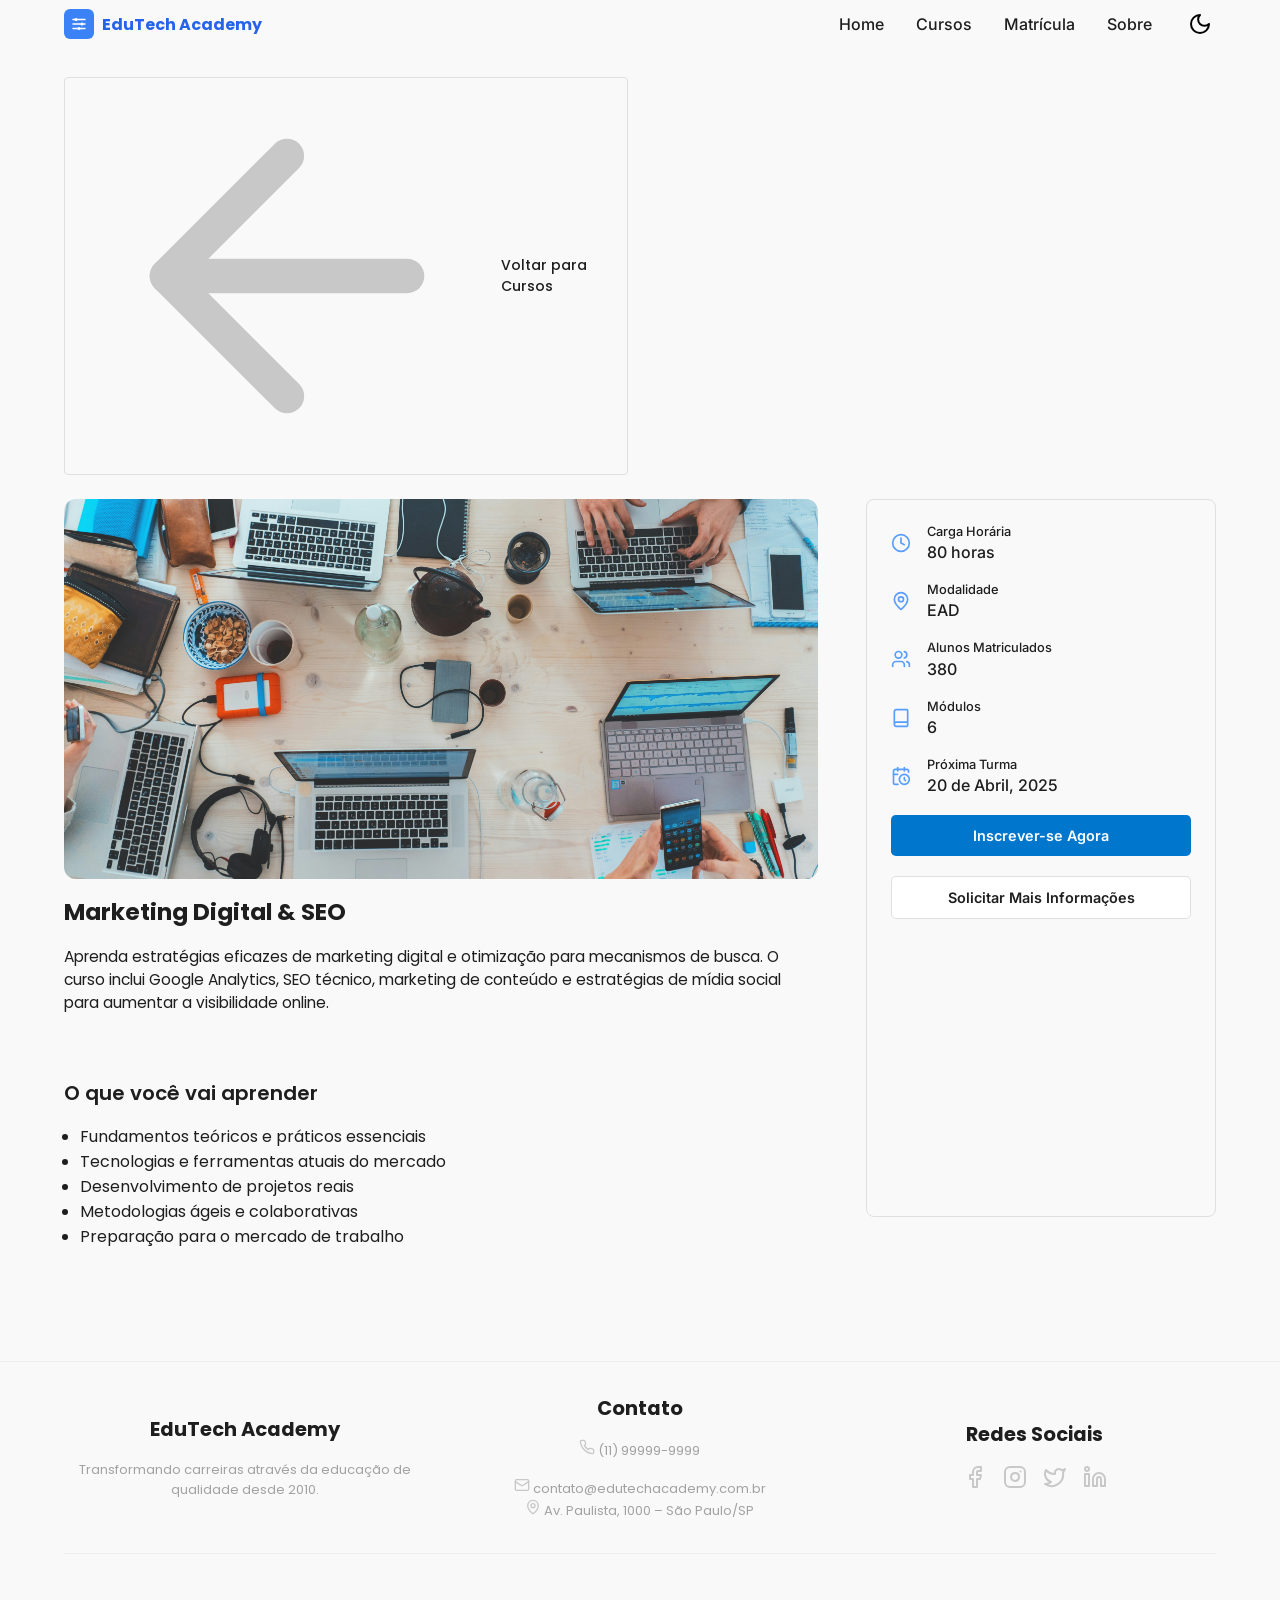
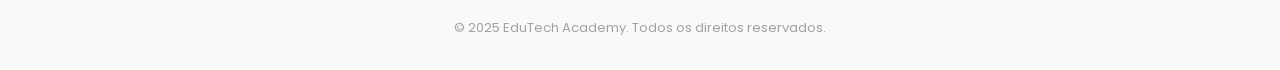
<file: html/curso-marketing.html>
<!DOCTYPE html>
<html lang="pt-BR">
<head>
    <meta charset="UTF-8">
    <meta name="viewport" content="width=device-width, initial-scale=1.0">
    <link rel="stylesheet" href="/css/style.css">
    <title>EduTech Academy</title>
</head>
<body>
    <script>
        if (localStorage.getItem('modo-escuro') === 'true') {
            document.body.classList.add('modo-escuro');
        }
    </script>
    <header>
        <section id="header" class="container">
            <div class="head">
                <img id="logo-image" src="/assets/logo.svg" alt="Logo da EduTech Academy">
                <h1 id="head-title">EduTech Academy</h1>
            </div>
            <button id="mobile-menu-btn" class="hamburger-menu" aria-label="Abrir menu" style="background: transparent; border: none; cursor: pointer;">
                <img src="/assets/menu.svg" alt="Menu" width="32" height="32">
            </button>
            <nav class="menu">
                <ul>
                    <li><a href="../index.html" class="button-menu">Home</a></li>
                    <li><a href="/html/cursos.html" class="button-menu">Cursos</a></li>
                    <li><a href="/index.html#matriculation" class="button-menu">Matrícula</a></li>
                    <li><a href="#" class="button-menu">Sobre</a></li>
                    <li><button class="theme-toggle header-theme-toggle" aria-label="Alternar tema"><img src="/assets/sun.svg" alt="Alternar tema" width="24" height="24"></button></li>
                </ul>
            </nav>
        </section>
    </header>
    <main>
        <hr id="horizontal-line">
        <section id="head-top" class="container">
            <a href="cursos.html" class="back-button">
                <img src="/assets/arrow-left.svg" alt="Voltar" width="16" height="16"> Voltar para Cursos
            </a>
            <img src="/assets/marketing.jpg" alt="Marketing Digital & SEO" style="border-radius: 0.75rem; max-width: 100%;">
            <div class="course-informations">
                <h2 class="h2-title">Marketing Digital & SEO</h2>
                <p class="p-subtitle">Aprenda estratégias eficazes de marketing digital e otimização para mecanismos de busca. O curso inclui Google Analytics, SEO técnico, marketing de conteúdo e estratégias de mídia social para aumentar a visibilidade online.</p>
            </div>
            <div class="what-studies">
                <h2 class="what-title">O que você vai aprender</h2>
                <ul>
                    <li class="techniques">Fundamentos teóricos e práticos essenciais</li>
                    <li class="techniques">Tecnologias e ferramentas atuais do mercado</li>
                    <li class="techniques">Desenvolvimento de projetos reais</li>
                    <li class="techniques">Metodologias ágeis e colaborativas</li>
                    <li class="techniques">Preparação para o mercado de trabalho</li>
                </ul>
            </div>
        </section>
        <div class="uiux-course">
            <div class="course-detail-row">
                <img class="course-icon" src="/assets/clock.svg" alt="Carga Horária" width="20" height="20">
                <div class="course-detail-text">
                    <p class="course-information">Carga Horária</p>
                    <p class="course-subscription">80 horas</p>
                </div>
            </div>
            <div class="course-detail-row">
                <img class="course-icon" src="/assets/map-pin.svg" alt="Modalidade" width="20" height="20">
                <div class="course-detail-text">
                    <p class="course-information">Modalidade</p>
                    <p class="course-subscription">EAD</p>
                </div>
            </div>
            <div class="course-detail-row">
                <img class="course-icon" src="/assets/users.svg" alt="Alunos Matriculados" width="20" height="20">
                <div class="course-detail-text">
                    <p class="course-information">Alunos Matriculados</p>
                    <p class="course-subscription">380</p>
                </div>
            </div>
            <div class="course-detail-row">
                <img class="course-icon" src="/assets/book.svg" alt="Módulos" width="20" height="20">
                <div class="course-detail-text">
                    <p class="course-information">Módulos</p>
                    <p class="course-subscription">6</p>
                </div>
            </div>
            <div class="course-detail-row">
                <img class="course-icon" src="/assets/calendar-clock.svg" alt="Próxima Turma" width="20" height="20">
                <div class="course-detail-text">
                    <p class="course-information">Próxima Turma</p>
                    <p class="course-subscription">20 de Abril, 2025</p>
                </div>
            </div>
           <button type="button" class="course-button primary">Inscrever-se Agora</button>
           <button type="button" class="course-button secondary">Solicitar Mais Informações</button>
        </div>
    </main>
    <footer>
        <hr class="complete-line">
        <section id="info-footer" class="container" style="align-items: center; text-align: center;">
            <div id="top-footer">
                <h2 class="footer-title">EduTech Academy</h2>
                <p class="footer-subtitle">Transformando carreiras através da educação de qualidade desde 2010.</p>
            </div>
            <div id="footer-contact">
                <h2 id="contact-title">Contato</h2>
                <p id="footer-phone"><img src="/assets/phone.svg" alt="Telefone" width="16" height="16"> (11) 99999-9999</p>
                <div class="phone-email">
                    <p id="footer-email"><img src="/assets/mail.svg" alt="E-mail" width="16" height="16"> contato@edutechacademy.com.br</p>
                    <p id="footer-local"><img src="/assets/map-pin.svg" alt="Local" width="16" height="16"> Av. Paulista, 1000 – São Paulo/SP</p>
                </div>
            </div>
            <div id="social-medias" style="align-items: center; text-align: center;">
                <h2 id="social-medias-title">Redes Sociais</h2>
                <div class="medias">
                    <a href="#" class="social-media"><img src="/assets/facebook.svg" alt="Facebook" width="24" height="24"></a>
                    <a href="#" class="social-media"><img src="/assets/instagram.svg" alt="Instagram" width="24" height="24"></a>
                    <a href="#" class="social-media"><img src="/assets/twitter.svg" alt="Twitter" width="24" height="24"></a>
                    <a href="#" class="social-media"><img src="/assets/linkedin.svg" alt="Linkedin" width="24" height="24"></a>
                </div>
            </div> 
            <hr id="soft-horizontal-line">
            <div id="copyright">
                <p id="footer-copyright">© 2025 EduTech Academy. Todos os direitos reservados.</p>
            </div>
        </section>
    </footer>
    <button class="theme-toggle floating-theme-toggle" aria-label="Alternar tema">
        <img src="/assets/moon.svg" alt="Alternar tema" width="24" height="24">
    </button>
    <script src="/js/script.js"></script>
</body>
</html>
</file>
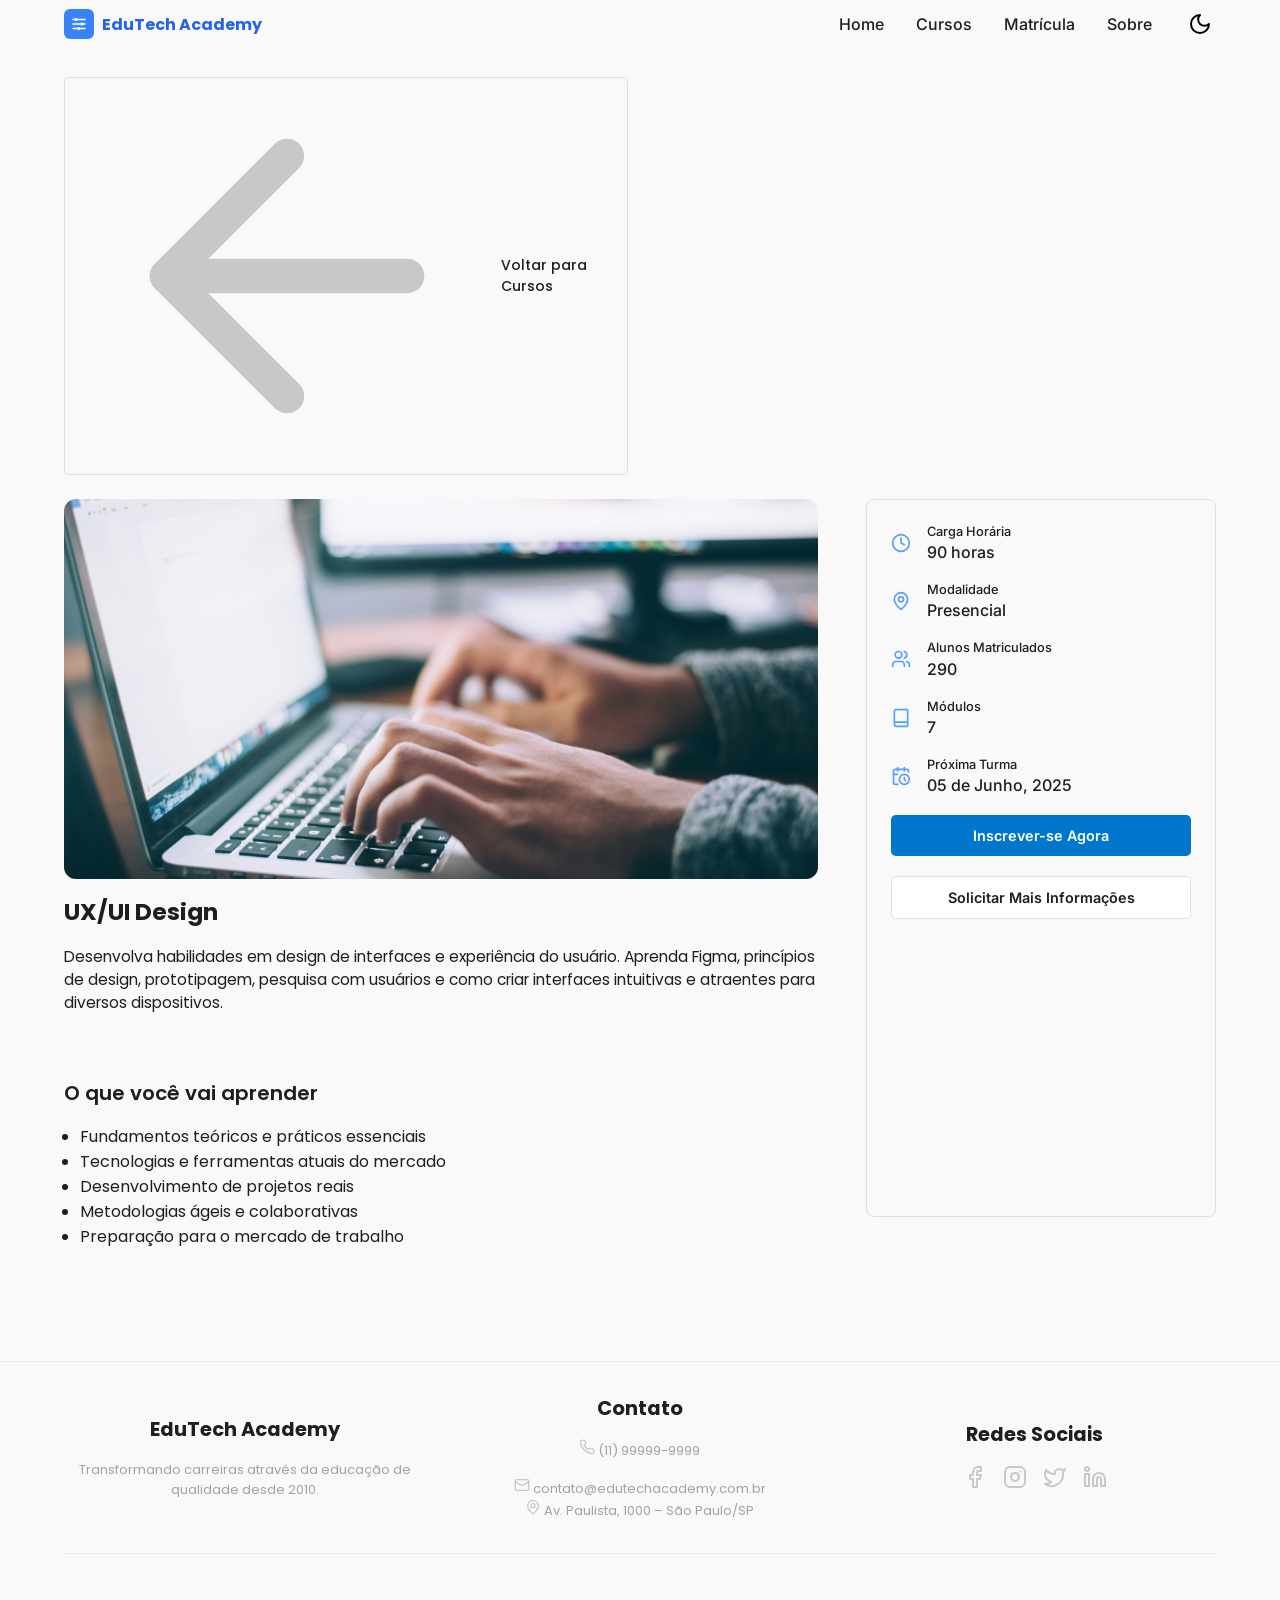
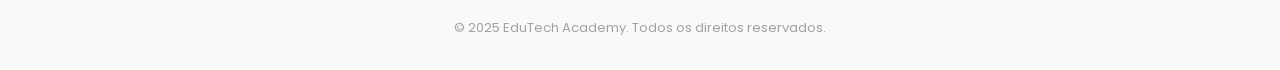
<file: html/curso-uiux.html>
<!DOCTYPE html>
<html lang="pt-BR">
<head>
    <meta charset="UTF-8">
    <meta name="viewport" content="width=device-width, initial-scale=1.0">
    <link rel="stylesheet" href="/css/style.css">
    <title>EduTech Academy</title>
</head>
<body>
    <script>
        if (localStorage.getItem('modo-escuro') === 'true') {
            document.body.classList.add('modo-escuro');
        }
    </script>
    <header>
        <section id="header" class="container">
            <div class="head">
                <img id="logo-image" src="/assets/logo.svg" alt="Logo da EduTech Academy">
                <h1 id="head-title">EduTech Academy</h1>
            </div>
            <button id="mobile-menu-btn" class="hamburger-menu" aria-label="Abrir menu" style="background: transparent; border: none; cursor: pointer;">
                <img src="/assets/menu.svg" alt="Menu" width="32" height="32">
            </button>
            <nav class="menu">
                <ul>
                    <li><a href="../index.html" class="button-menu">Home</a></li>
                    <li><a href="/html/cursos.html" class="button-menu">Cursos</a></li>
                    <li><a href="/index.html#matriculation" class="button-menu">Matrícula</a></li>
                    <li><a href="#" class="button-menu">Sobre</a></li>
                    <li><button class="theme-toggle header-theme-toggle" aria-label="Alternar tema"><img src="/assets/sun.svg" alt="Alternar tema" width="24" height="24"></button></li>
                </ul>
            </nav>
        </section>
    </header>
    <main>
        <hr id="horizontal-line">
        <section id="head-top" class="container">
            <a href="cursos.html" class="back-button">
                <img src="/assets/arrow-left.svg" alt="Voltar" width="16" height="16"> Voltar para Cursos
            </a>
            <img src="/assets/ux-design.jpg" alt="UX/UI Design" style="border-radius: 0.75rem; max-width: 100%;">
            <div class="course-informations">
                <h2 class="h2-title">UX/UI Design</h2>
                <p class="p-subtitle">Desenvolva habilidades em design de interfaces e experiência do usuário.
                                    Aprenda Figma, princípios de design, prototipagem, pesquisa com usuários e
                                    como criar interfaces intuitivas e atraentes para diversos dispositivos.</p>
            </div>
            <div class="what-studies">
                <h2 class="what-title">O que você vai aprender</h2>
                <ul>
                    <li class="techniques">Fundamentos teóricos e práticos essenciais</li>
                    <li class="techniques">Tecnologias e ferramentas atuais do mercado</li>
                    <li class="techniques">Desenvolvimento de projetos reais</li>
                    <li class="techniques">Metodologias ágeis e colaborativas</li>
                    <li class="techniques">Preparação para o mercado de trabalho</li>
                </ul>
            </div>
        </section>
        <div class="uiux-course">
            <div class="course-detail-row">
                <img class="course-icon" src="/assets/clock.svg" alt="Carga Horária" width="20" height="20">
                <div class="course-detail-text">
                    <p class="course-information">Carga Horária</p>
                    <p class="course-subscription">90 horas</p>
                </div>
            </div>
            <div class="course-detail-row">
                <img class="course-icon" src="/assets/map-pin.svg" alt="Modalidade" width="20" height="20">
                <div class="course-detail-text">
                    <p class="course-information">Modalidade</p>
                    <p class="course-subscription">Presencial</p>
                </div>
            </div>
            <div class="course-detail-row">
                <img class="course-icon" src="/assets/users.svg" alt="Alunos Matriculados" width="20" height="20">
                <div class="course-detail-text">
                    <p class="course-information">Alunos Matriculados</p>
                    <p class="course-subscription">290</p>
                </div>
            </div>
            <div class="course-detail-row">
                <img class="course-icon" src="/assets/book.svg" alt="Módulos" width="20" height="20">
                <div class="course-detail-text">
                    <p class="course-information">Módulos</p>
                    <p class="course-subscription">7</p>
                </div>
            </div>
            <div class="course-detail-row">
                <img class="course-icon" src="/assets/calendar-clock.svg" alt="Próxima Turma" width="20" height="20">
                <div class="course-detail-text">
                    <p class="course-information">Próxima Turma</p>
                    <p class="course-subscription">05 de Junho, 2025</p>
                </div>
            </div>
           <button type="button" class="course-button primary">Inscrever-se Agora</button>
           <button type="button" class="course-button secondary">Solicitar Mais Informações</button>
        </div>
    </main>
    <footer>
        <hr class="complete-line">
        <section id="info-footer" class="container" style="align-items: center; text-align: center;">
            <div id="top-footer">
                <h2 class="footer-title">EduTech Academy</h2>
                <p class="footer-subtitle">Transformando carreiras através da educação de qualidade desde 2010.</p>
            </div>
            <div id="footer-contact">
                <h2 id="contact-title">Contato</h2>
                <p id="footer-phone"><img src="/assets/phone.svg" alt="Telefone" width="16" height="16"> (11) 99999-9999</p>
                <div class="phone-email">
                    <p id="footer-email"><img src="/assets/mail.svg" alt="E-mail" width="16" height="16"> contato@edutechacademy.com.br</p>
                    <p id="footer-local"><img src="/assets/map-pin.svg" alt="Local" width="16" height="16"> Av. Paulista, 1000 – São Paulo/SP</p>
                </div>
            </div>
            <div id="social-medias" style="align-items: center; text-align: center;">
                <h2 id="social-medias-title">Redes Sociais</h2>
                <div class="medias">
                    <a href="#" class="social-media"><img src="/assets/facebook.svg" alt="Facebook" width="24" height="24"></a>
                    <a href="#" class="social-media"><img src="/assets/instagram.svg" alt="Instagram" width="24" height="24"></a>
                    <a href="#" class="social-media"><img src="/assets/twitter.svg" alt="Twitter" width="24" height="24"></a>
                    <a href="#" class="social-media"><img src="/assets/linkedin.svg" alt="Linkedin" width="24" height="24"></a>
                </div>
            </div> 
            <hr id="soft-horizontal-line">
            <div id="copyright">
                <p id="footer-copyright">© 2025 EduTech Academy. Todos os direitos reservados.</p>
            </div>
        </section>
    </footer>
    <button class="theme-toggle floating-theme-toggle" aria-label="Alternar tema">
        <img src="/assets/moon.svg" alt="Alternar tema" width="24" height="24">
    </button>
    <script src="/js/script.js"></script>
</body>
</html>
</file>
<file: css/style.css>
@import url('https://fonts.googleapis.com/css2?family=Inter:wght@400;500;600&family=Poppins:wght@500;600;700&display=swap');

* {
    padding: 0;
    margin: 0;
    font-family: "Poppins";
}

:root {
    --bg-color: #F9F9F9;
    --text-color: #1E1E1E;
    --primary-color: #0077CC;
    --card-bg: #FFFFFF;
    --hover-color: #005FA3;
    --border-color: #E0E0E0;

    --dark-bg-color: #020817;
    --dark-text-color: #F9F9F9;
    --dark-primary-color: #4DA6FF;
    --dark-card-bg: #2C2C2C;
    --dark-hover-color: #66BFFF;
    --dark-border-color: #444444;

    --font-heading: 'Poppins', sans-serif;
    --font-body: 'Inter', sans-serif;
}

body {
    background-color: var(--bg-color);
    color: var(--text-color);
    transition: background-color 0.3s ease, color 0.3s ease;
}

body.modo-escuro {
    --bg-color: var(--dark-bg-color);
    --text-color: var(--dark-text-color);
    --primary-color: var(--dark-primary-color);
    --card-bg: var(--dark-card-bg);
    --hover-color: var(--dark-hover-color);
    --border-color: var(--dark-border-color);
}

.container {
    max-width: 90%;
    margin: 0 auto;
}

html {
    scroll-behavior: smooth;
}

#header {
    display: flex;
    flex-direction: row;
    color: #2563eb;
    justify-content: space-between;
    padding: 0.5rem 0 0.5rem 0;
}

#head-top {
    margin-top: 1.75rem;
}

.head {
    display: flex;
    flex-direction: row;
    align-items: center;
    gap: 0.5rem
}

#head-title {
    font-size: 1rem;
}

.menu {
    display: none;
}

#logo-image {
    max-width: 1.875rem;
}

#horizontal-line {
    border: none;
    height: 1px;
    background-color: var(--bg-color)
}

.header-title {
    text-align: center;
    font-size: 2rem;
    padding: 1rem 0 1rem 0;
    line-height: 2.15rem;
    color: var(--text-color);
}

.header-subtitle {
    text-align: center;
    font-size: 1rem;
    color: #908CA3;
    padding: 0 2rem 3rem 2rem;
    font-family: "Inter";
}

#section-title {
    font-family: "Poppins";
    font-weight: 600;
}

.course-image {
    max-width: 100%;
    border: none;
    border-top-right-radius: 0.4rem;
    border-top-left-radius: 0.4rem;
}

#fullstack-course, #data-science, #digital-marketing, #uiux-design {
    border: solid 2px var(--border-color);
    border-radius: 0.4rem;
}

#fullstack-course a, #data-science a, #digital-marketing a, #uiux-design a {
    display: flex;
    flex-direction: column;
    align-items: center;
    padding: 0.5rem 0 0.5rem 0;
    margin-top: 1rem;
    margin-bottom: 1rem;
    background-color: #ddd;
    justify-self: center;
    width: 18rem;
    color: white;
    background-color: var(--primary-color);
    text-decoration: none;
    border-radius: 0.25rem;
}

#courses {
    display: flex;
    flex-direction: column;
    gap: 2rem;
}

.course-title {
    font-size: 1rem;
}

.course-infos {
    margin-top: 1rem;
    align-items: center;
    justify-content: center;
}

.course-time, .course-local {
    color: #a3a1a1;
    font-weight: 200;
    font-size: medium;
}

#matriculation-form {
    display: flex;
    flex-direction: column;
    border: solid 2px var(--border-color);
    border-radius: 0.4rem;
    padding: 1rem;
    gap: 1rem;
}

.form-group {
    display: flex;
    justify-content: space-between;
    flex-direction: column;
}

.input-placeholder {
    padding: 0.5rem;
    border: 2px solid var(--border-color);
    border-radius: 0.4rem;
    background-color: var(--bg-color);
    color: var(--text-color)
}

#submit-button {
    border: none;
    background-color: var(--primary-color);
    color: white;
    border-radius: 0.25rem;
    padding: 0.4rem 0 0.4rem 0;
}

.form-title {
    margin: 3rem 0 2rem 0;
}

#sidebar {
    display: flex;
    flex-direction: column;
    border: solid 2px var(--border-color);
    border-radius: 0.4rem;
    padding: 1.5rem;
    margin: 5rem 1.25rem 0 1.25rem;
    margin-bottom: 5rem;
}

#sidebar h2 {
    font-size: medium;
    padding-bottom: 1rem;
}

#sidebar p {
    display: flex;
    padding-bottom: 0.4rem;
}

.complete-line {
    margin-top: 4rem;
    margin-bottom: 2rem;
    border: none;
    height: 1px;
    background-color: #eee;
}

#info-footer {
    text-align: center;
}

#top-footer {
    display: flex;
    flex-direction: column;
    gap: 1rem;
    padding-bottom: 2rem;
    font-size: small;
}

.footer-subtitle {
    color: #a3a1a1
}

#footer-contact {
    display: flex;
    flex-direction: column;
    gap: 1rem;
    padding-bottom: 2rem;
    font-size: small;
}

#footer-phone, #footer-email, #footer-local {
    color: #a3a1a1
}

#social-medias {
    display: flex;
    flex-direction: column;
    gap: 1rem;
    padding-bottom: 2rem;
    font-size: small;
}

.medias {
    display: flex;
    justify-content: center;
    gap: 1rem;
}

#soft-horizontal-line {
    margin-bottom: 2rem;
    border: none;
    height: 1px;
    background-color: #eee;
}

#copyright {
    color: #a3a1a1;
    font-size: small;
    margin-bottom: 2rem;
}

.theme-toggle {
    background: transparent;
    border: none;
    cursor: pointer;
    display: flex;
    align-items: center;
    justify-content: center;
    padding: 0.25rem;
    transition: transform 0.3s ease;
}

.theme-toggle:hover {
    transform: scale(1.1);
}

.theme-toggle img {
    filter: brightness(0) invert(0);
}

body.modo-escuro .theme-toggle img {
    filter: brightness(0) invert(1);
}

.floating-theme-toggle {
    position: fixed;
    bottom: 1rem;
    right: 1rem;
    background-color: var(--primary-color);
    border: none;
    border-radius: 0.5rem;
    width: 2.5rem;
    height: 2.5rem;
    display: flex;
    justify-content: center;
    align-items: center;
    cursor: pointer;
    box-shadow: 0 4px 6px rgba(0, 0, 0, 0.1);
    z-index: 1000;
    transition: background-color 0.3s ease;
}

.floating-theme-toggle:hover {
    background-color: var(--hover-color);
}

.floating-theme-toggle img {
    filter: brightness(0) invert(1) !important;
}

.back-button {
    display: inline-flex;
    align-items: center;
    gap: 0.5rem;
    padding: 0.5rem 1rem;
    border: 1px solid var(--border-color);
    border-radius: 0.25rem;
    background-color: var(--bg-color);
    text-decoration: none;
    color: var(--text-color);
    font-size: 0.875rem;
    font-weight: 500;
    margin-bottom: 1.5rem;
}

.back-button:hover {
    background-color: var(--bg-color);
}

.course-informations {
    display: flex;
    flex-direction: column;
    margin-top: 1rem;
    margin-bottom: 2rem;
    gap: 1rem;
    font-size: 0.97rem;
}

.what-studies {
    margin-top: 2rem;
    margin-bottom: 3rem;
}

.what-title {
    font-size: 1.25rem;
    font-weight: 600;
    margin-bottom: 1rem;;
}

.what-studies ul {
    margin-left: 1rem;
}

.techniques {
    font-size: 1rem;
}

.uiux-course {
    display: flex;
    flex-direction: column;
    border: solid 1px var(--border-color);
    border-radius: 0.5rem;
    margin: 0 1.4rem 5rem 1.4rem;
    padding: 1.5rem;
    gap: 1.25rem;
    background-color: var(--bg-color);
}

.course-icon {
    filter: invert(48%) sepia(79%) saturate(2476%) hue-rotate(199deg) brightness(111%) contrast(101%);
}

.course-detail-row {
    display: flex;
    align-items: center;
    gap: 1rem;
}

.course-detail-text {
    display: flex;
    flex-direction: column;
}

.course-information {
    font-family: "Inter", sans-serif;
    color: var(--text-color);
    font-size: 0.8rem;
    font-weight: 500;
}

.course-subscription {
    font-family: "Inter", sans-serif;
    color:  var(--text-color);
    font-size: 1rem;
    font-weight: 500;
    margin-top: 0.2rem;
}

.course-button {
    display: flex;
    justify-content: center;
    align-items: center;
    padding: 0.75rem;
    border-radius: 0.3rem;
    font-size: 0.9rem;
    font-weight: 600;
    cursor: pointer;
    font-family: "Inter", sans-serif;
    width: 100%;
}

.course-button.primary {
    background-color: var(--primary-color);
    color: #fff;
    border: none;
}

.course-button.primary:hover {
    background-color: #1d4ed8;
}

.course-button.secondary {
    background-color: #fff;
    color: #1E1E1E;
    border: 1px solid var(--border-color);
}

.course-button.secondary:hover {
    background-color: #f9f9f9;
}

#head-top img {
    width: 100%;
    height: 250px;
    object-fit: cover;
}

@media (min-width: 768px){
    div#courses {
        display: grid;
        grid-template-columns: repeat(2, 1fr);
        gap: 1.5rem;
    }
}

@media (min-width: 1024px){
    .menu {
        display: block;
    }
    .menu ul {
        display: flex;
        flex-direction: row;
        list-style: none;
        gap: 2rem;
        align-items: center;
    }
    .button-menu {
        text-decoration: none;
        color: var(--text-color);
        font-weight: 500;
        font-family: "Inter", sans-serif;
    }
    .button-menu:hover {
        color: var(--primary-color);
    }
    .hamburger-menu {
        display: none;
    }
    .menu ul li button.theme-toggle {
        background: transparent;
        border: none;
        cursor: pointer;
        display: flex;
        align-items: center;
    }
    .floating-theme-toggle {
        display: none;
    }

    div#courses {
        grid-template-columns: repeat(4, 1fr);
    }
    #fullstack-course a, #data-science a, #digital-marketing a, #uiux-design a {
        width: 80%;
    }

    body:has(#matriculation) main {
        display: grid;
        grid-template-columns: 2fr 1fr;
        gap: 0 3rem;
        max-width: 90%;
        margin: 0 auto;
    }
    body:has(#matriculation) main #horizontal-line {
        grid-column: 1 / -1;
        width: 100vw;
        margin-left: calc(-50vw + 50%);
    }
    body:has(#matriculation) main #head-top,
    body:has(#matriculation) main section#courses {
        grid-column: 1 / -1;
        max-width: 100%;
        margin-left: 0;
        margin-right: 0;
    }
    body:has(#matriculation) main #matriculation {
        grid-column: 1;
        max-width: 100%;
        margin: 1rem 0 5rem 0;
    }
    body:has(#matriculation) main #sidebar {
        grid-column: 2;
        margin: 3rem 0 5rem 0;
    }

    body:has(.uiux-course) main {
        display: grid;
        grid-template-columns: 1fr 350px;
        gap: 0 3rem;
        max-width: 90%;
        margin: 0 auto;
    }
    body:has(.uiux-course) main #horizontal-line {
        grid-column: 1 / -1;
        grid-row: 1;
        width: 100vw;
        margin-left: calc(-50vw + 50%);
    }
    body:has(.uiux-course) main #head-top {
        display: contents;
    }
    body:has(.uiux-course) main #head-top .back-button {
        grid-column: 1 / -1;
        grid-row: 2;
        margin-top: 1.75rem;
        justify-self: start;
    }
    body:has(.uiux-course) main #head-top img {
        grid-column: 1;
        grid-row: 3;
        height: 380px;
    }
    body:has(.uiux-course) main #head-top .course-informations {
        grid-column: 1;
        grid-row: 4;
    }
    body:has(.uiux-course) main #head-top .what-studies {
        grid-column: 1;
        grid-row: 5;
    }
    body:has(.uiux-course) main .uiux-course {
        grid-column: 2;
        grid-row: 3 / span 3;
        margin: 0 0 5rem 0;
    }

    #info-footer {
        display: grid;
        grid-template-columns: repeat(3, 1fr);
        gap: 2rem;
        text-align: left;
    }
    #top-footer, #footer-contact, #social-medias {
        padding-bottom: 0;
    }
    .medias {
        justify-content: flex-start;
    }
    #soft-horizontal-line, #copyright {
        grid-column: 1 / -1;
    }
    #copyright {
        text-align: center;
    }
}
</file>
